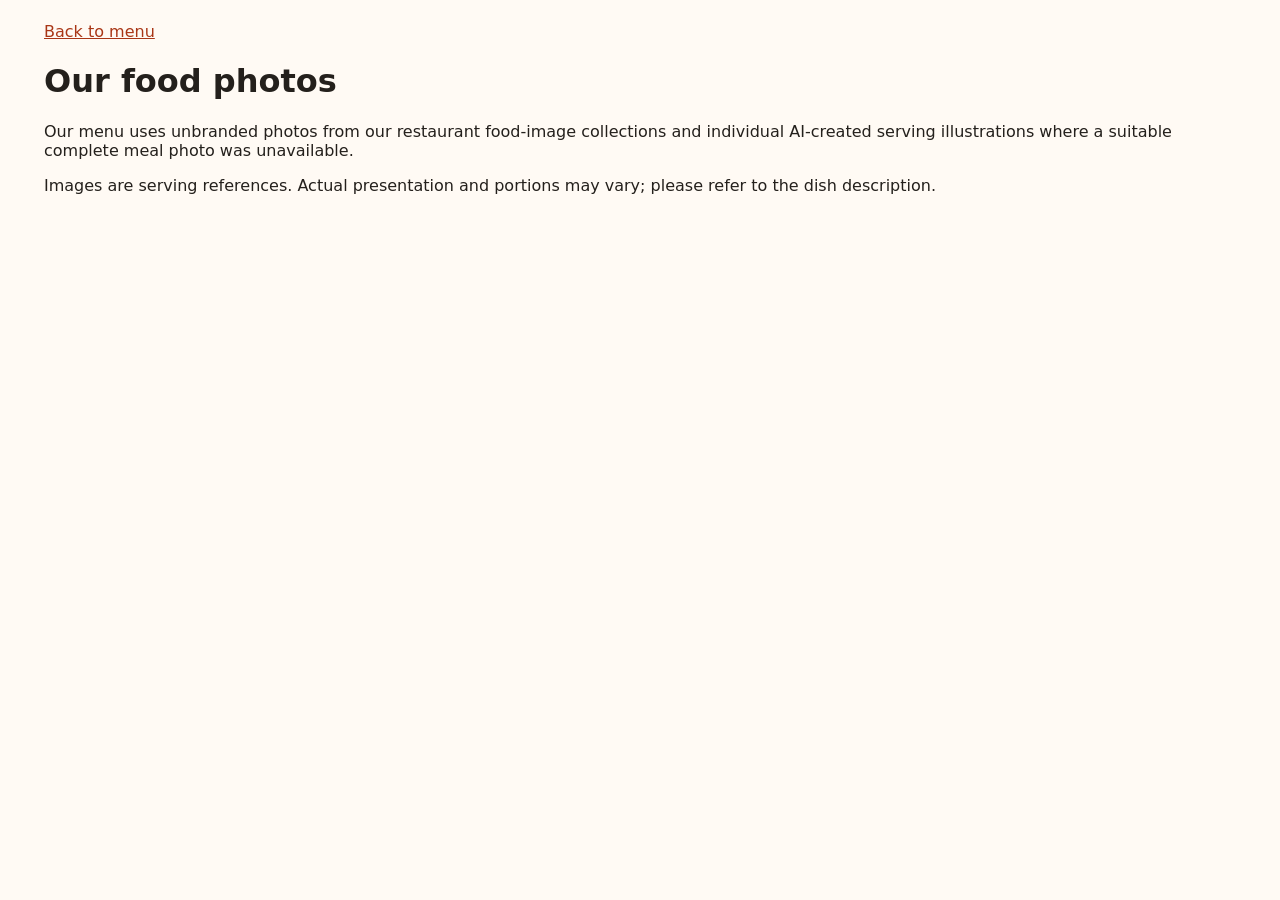
<file: photo-credits.html>
<!doctype html><html lang="en"><head><meta charset="utf-8"><meta name="viewport" content="width=device-width,initial-scale=1"><title>Food photo information</title><link rel="stylesheet" href="style.css"></head><body><main class="shell"><a href="index.html">Back to menu</a><h1>Our food photos</h1><p>Our menu uses unbranded photos from our restaurant food-image collections and individual AI-created serving illustrations where a suitable complete meal photo was unavailable.</p><p>Images are serving references. Actual presentation and portions may vary; please refer to the dish description.</p></main></body></html>
</file>
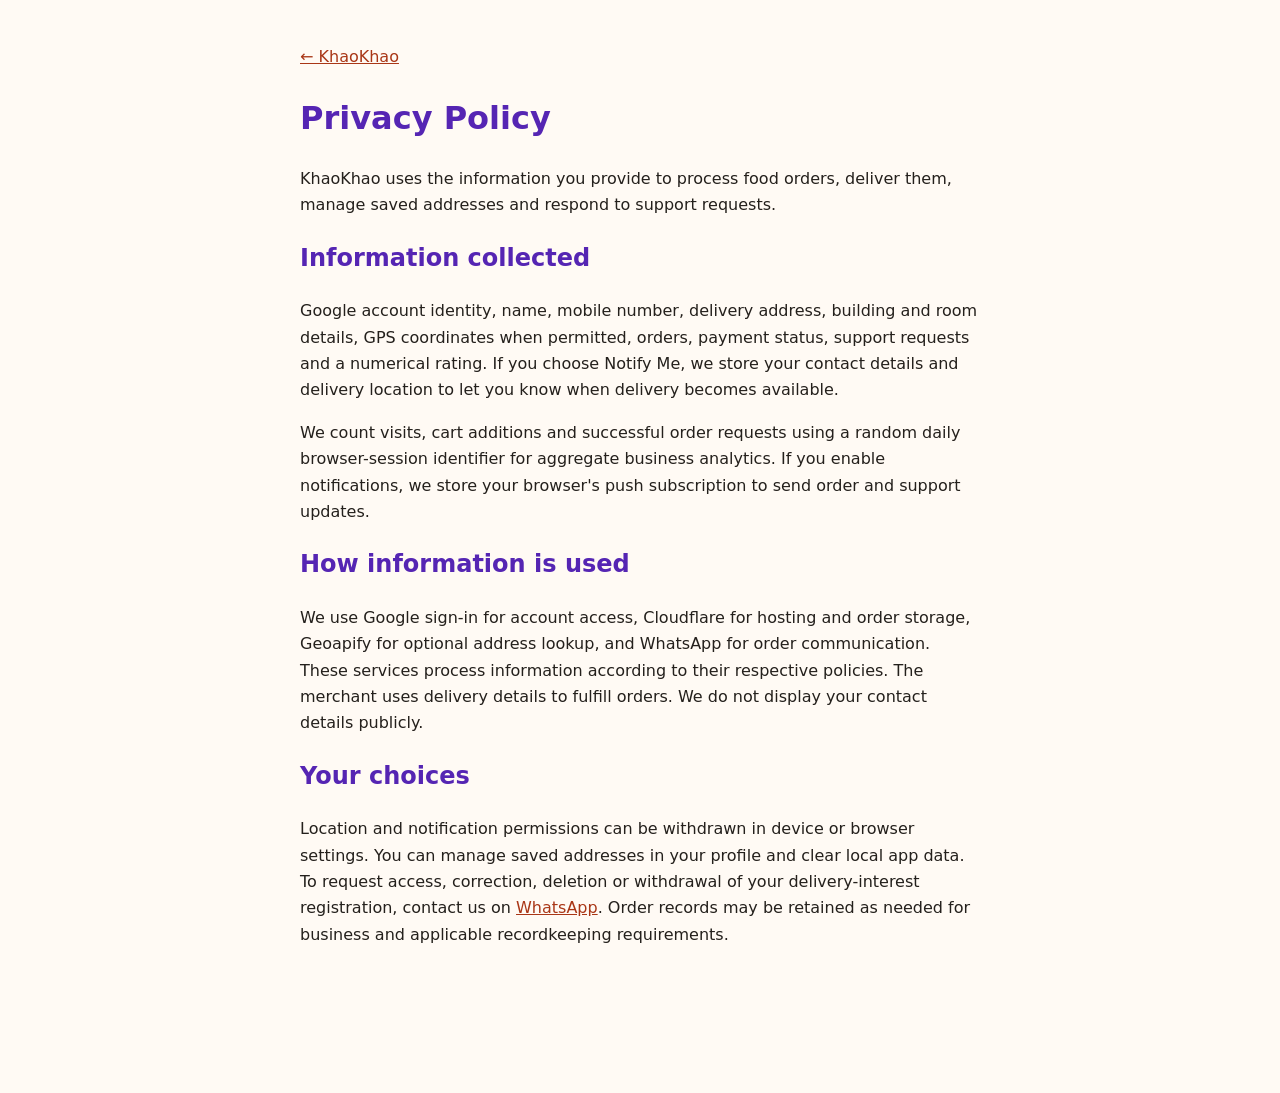
<file: privacy.html>
<!doctype html><html lang="en"><head><meta charset="utf-8"><meta name="viewport" content="width=device-width,initial-scale=1"><title>Privacy Policy | KhaoKhao</title><link rel="stylesheet" href="style.css"><style>main{max-width:720px;margin:24px auto;padding:20px;line-height:1.65}h1,h2{color:#5525b3}</style></head><body><main><a href="/">← KhaoKhao</a><h1>Privacy Policy</h1><p>KhaoKhao uses the information you provide to process food orders, deliver them, manage saved addresses and respond to support requests.</p><h2>Information collected</h2><p>Google account identity, name, mobile number, delivery address, building and room details, GPS coordinates when permitted, orders, payment status, support requests and a numerical rating. If you choose Notify Me, we store your contact details and delivery location to let you know when delivery becomes available.</p><p>We count visits, cart additions and successful order requests using a random daily browser-session identifier for aggregate business analytics. If you enable notifications, we store your browser's push subscription to send order and support updates.</p><h2>How information is used</h2><p>We use Google sign-in for account access, Cloudflare for hosting and order storage, Geoapify for optional address lookup, and WhatsApp for order communication. These services process information according to their respective policies. The merchant uses delivery details to fulfill orders. We do not display your contact details publicly.</p><h2>Your choices</h2><p>Location and notification permissions can be withdrawn in device or browser settings. You can manage saved addresses in your profile and clear local app data. To request access, correction, deletion or withdrawal of your delivery-interest registration, contact us on <a href="https://wa.me/919972521182">WhatsApp</a>. Order records may be retained as needed for business and applicable recordkeeping requirements.</p></main></body></html>
</file>
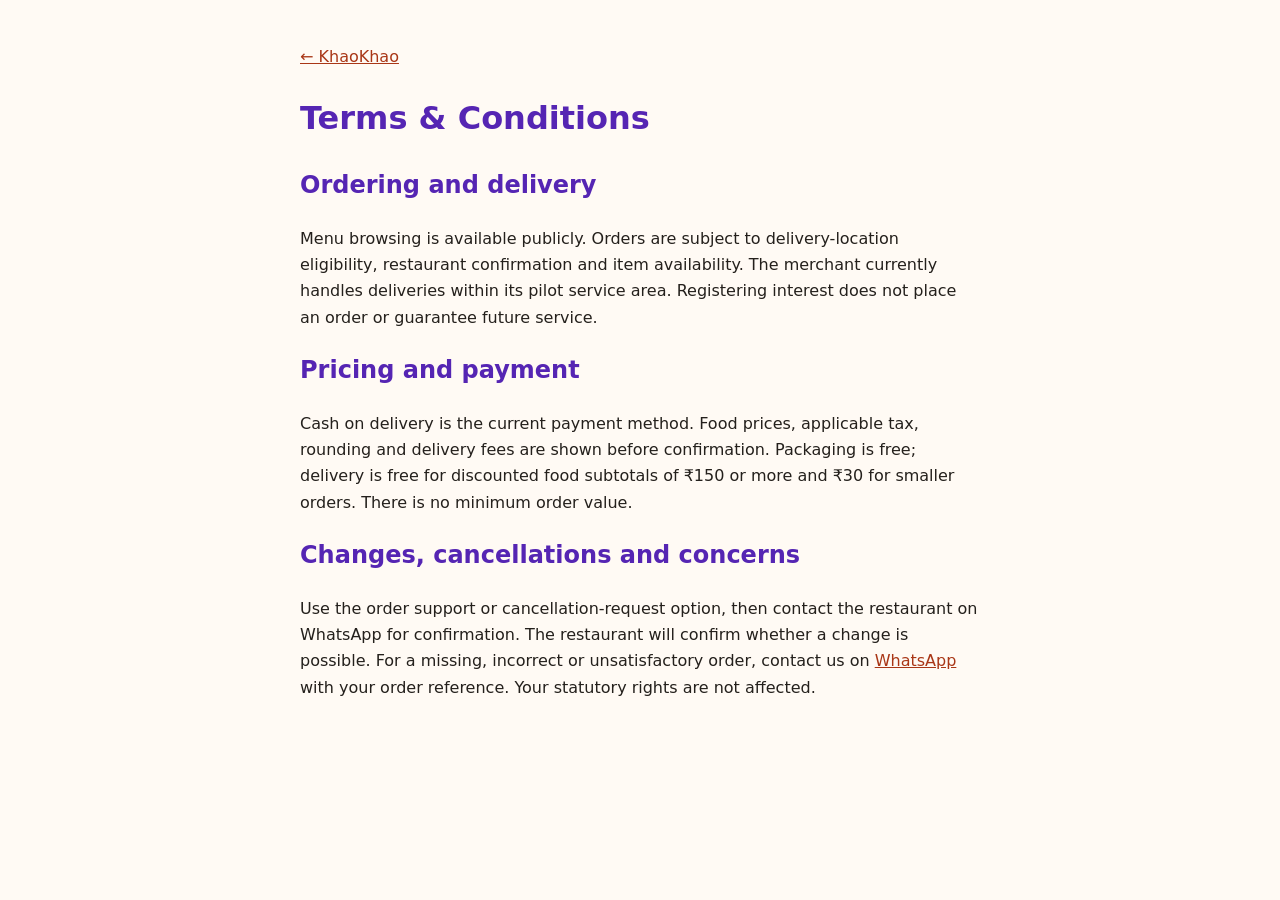
<file: terms.html>
<!doctype html><html lang="en"><head><meta charset="utf-8"><meta name="viewport" content="width=device-width,initial-scale=1"><title>Terms &amp; Conditions | KhaoKhao</title><link rel="stylesheet" href="style.css"><style>main{max-width:720px;margin:24px auto;padding:20px;line-height:1.65}h1,h2{color:#5525b3}</style></head><body><main><a href="/">← KhaoKhao</a><h1>Terms &amp; Conditions</h1><h2>Ordering and delivery</h2><p>Menu browsing is available publicly. Orders are subject to delivery-location eligibility, restaurant confirmation and item availability. The merchant currently handles deliveries within its pilot service area. Registering interest does not place an order or guarantee future service.</p><h2>Pricing and payment</h2><p>Cash on delivery is the current payment method. Food prices, applicable tax, rounding and delivery fees are shown before confirmation. Packaging is free; delivery is free for discounted food subtotals of ₹150 or more and ₹30 for smaller orders. There is no minimum order value.</p><h2>Changes, cancellations and concerns</h2><p>Use the order support or cancellation-request option, then contact the restaurant on WhatsApp for confirmation. The restaurant will confirm whether a change is possible. For a missing, incorrect or unsatisfactory order, contact us on <a href="https://wa.me/919972521182">WhatsApp</a> with your order reference. Your statutory rights are not affected.</p></main></body></html>
</file>
<file: style.css>
:root{--paper:#fffaf4;--ink:#24201c;--muted:#72665e;--accent:#c34c25;--accent-dark:#a93616;--border:#e7ddd3;--green:#137742;--white:#fff;--shadow:0 12px 32px #34201612}*{box-sizing:border-box}html{scroll-behavior:smooth;scroll-padding-top:95px}body{margin:0;background:var(--paper);color:var(--ink);font-family:system-ui,-apple-system,BlinkMacSystemFont,"Segoe UI",sans-serif;font-size:16px;padding-bottom:85px}button,input,textarea{font:inherit}button,a{-webkit-tap-highlight-color:transparent}button{cursor:pointer}button:focus-visible,a:focus-visible,input:focus-visible,textarea:focus-visible{outline:3px solid #f0a788;outline-offset:2px}a{color:var(--accent-dark)}button:disabled{opacity:.45;cursor:not-allowed}[hidden]{display:none!important}.top{background:#fff;position:sticky;top:0;z-index:5;border-bottom:1px solid var(--border)}.top-inner{max-width:1240px;margin:auto;height:78px;display:flex;align-items:center;gap:24px;padding:0 24px}.logo{color:var(--ink);display:flex;align-items:center;gap:12px;text-decoration:none;flex:1}.mark{background:#23201b;color:white;font-size:32px;font-weight:900;display:grid;place-items:center;letter-spacing:-3px;width:47px;height:47px;border-radius:14px;padding-right:3px}.mark span{display:contents;color:#ffad38}.logo small{font-size:10px;color:var(--accent-dark);font-weight:800;letter-spacing:1.5px;display:block}.logo b{font-size:22px;font-weight:850;letter-spacing:-1px;line-height:1.08;display:block}.loc{border:0;background:none;color:var(--ink);font-weight:650;text-align:left;font-size:14px}.loc small{display:block;color:var(--muted);font-weight:500;font-size:12px}.bag{background:var(--accent);border:0;color:white;border-radius:10px;padding:11px 15px;font-weight:800;white-space:nowrap}.bag span{background:#fff3;color:white;padding:2px 6px;border-radius:10px;margin-left:3px}.shell{max-width:1240px;margin:auto;padding:22px 24px}.hero{position:relative;isolation:isolate;min-height:340px;overflow:hidden;background:#272019;border-radius:24px;display:flex;align-items:center;color:white;box-shadow:var(--shadow)}.hero-photo{position:absolute;right:0;top:0;width:62%;height:100%;object-fit:cover;mask-image:linear-gradient(90deg,transparent 0%,black 36%);z-index:-1}.hero-content{padding:44px;max-width:58%;position:relative}.eyebrow{display:inline-block;padding:7px 12px;border-radius:25px;background:#ffbd59;color:#321f08;font-size:12px;font-weight:850;letter-spacing:1.3px}.hero h1{margin:15px 0 10px;font-size:clamp(36px,5.2vw,70px);line-height:.99;letter-spacing:-2.8px;font-weight:900}.hero h1 em{font-style:normal;color:#ffb04b}.hero p{font-size:17px;line-height:1.5;color:#f0e1d3;max-width:440px;margin:12px 0 24px}.hero-button{display:inline-block;text-decoration:none;color:#fff;background:var(--accent);border-radius:10px;font-weight:750;padding:13px 20px}.hero-stamp{position:absolute;right:25px;bottom:24px;background:#f9c15e;color:#432909;font-weight:900;font-size:17px;text-align:center;padding:14px 20px;border-radius:16px;transform:rotate(-5deg);line-height:1.15}.hero-stamp strong{font-size:21px}.hero-stamp small{display:block;font-size:11px;font-weight:600;margin-top:4px}.benefits{display:flex;flex-wrap:wrap;gap:12px;margin:18px 0 34px;padding:14px 16px;border:1px solid var(--border);border-radius:14px;background:#fff;color:var(--green);justify-content:space-around;font-weight:700}.benefits span{color:var(--ink);font-size:14px}.menu-heading{display:flex;align-items:end;justify-content:space-between;gap:12px}.section-kicker{text-transform:uppercase;letter-spacing:1.8px;color:var(--accent-dark);font-size:11px;font-weight:800}.menu-heading h2{font-size:clamp(27px,4.1vw,38px);letter-spacing:-1.3px;line-height:1.1;margin:6px 0 16px}.count{font-size:13px;color:var(--muted);white-space:nowrap;margin-bottom:17px}.category-wrap{display:flex;gap:10px;overflow-x:auto;padding:0 0 12px;scrollbar-width:thin}.category{flex:none;border:1px solid var(--border);background:white;border-radius:15px;padding:9px 11px;display:flex;align-items:center;gap:8px;text-align:left;color:var(--ink);font-size:13px;font-weight:750;min-height:45px;white-space:nowrap}.category img{width:40px;height:40px;object-fit:cover;border-radius:9px}.category.active{border-color:var(--accent);background:#fff0e6;color:var(--accent-dark)}.toolbar{display:flex;gap:12px;justify-content:space-between;align-items:center;margin:10px 0 22px}.search{flex:1;max-width:520px;background:white;border:1px solid var(--border);border-radius:12px;display:flex;align-items:center;gap:10px;padding:0 14px;min-height:46px}.search span{font-size:25px;color:var(--muted)}.search input{border:0;outline:none;width:100%;background:transparent;color:var(--ink);min-height:44px}.diet{display:flex;gap:6px}.diet button{background:#fff;border:1px solid var(--border);padding:9px 12px;border-radius:22px;color:var(--ink);font-size:14px;white-space:nowrap}.diet button.active{background:var(--ink);color:white;border-color:var(--ink)}.menu-section{margin:25px 0 30px}.menu-section h3{font-size:22px;letter-spacing:-.55px;margin:0 0 14px;display:flex;align-items:center;gap:10px}.menu-section h3 span{font-size:12px;color:var(--muted);font-weight:400}.item-grid{display:grid;grid-template-columns:repeat(3,minmax(0,1fr));gap:14px}.item{min-width:0;background:white;border:1px solid var(--border);border-radius:17px;padding:13px;display:flex;gap:12px;align-items:center}.item-info{flex:1;min-width:0}.tag{display:inline-flex;align-items:center;gap:4px;font-size:11px;font-weight:800;letter-spacing:.3px;color:var(--green)}.tag.nonveg{color:#a52824}.dot{width:13px;height:13px;border:1px solid currentColor;display:grid;place-items:center;border-radius:3px}.dot:after{content:"";width:6px;height:6px;border-radius:50%;background:currentColor}.item h4{margin:5px 0;font-size:15px;line-height:1.28;font-weight:780}.item p{margin:5px 0 8px;font-size:12px;color:var(--muted);line-height:1.4}.price-line{display:flex;align-items:baseline;gap:7px;flex-wrap:wrap}.price-line del{color:#82766e;font-size:13px}.price-line strong{font-size:18px;font-weight:850;color:var(--accent-dark)}.food{position:relative;width:106px;flex:none;padding-bottom:13px}.food img{width:106px;height:96px;object-fit:cover;border-radius:12px;background:#e9dfd2;display:block}.qty{position:absolute;bottom:0;left:5px;right:5px;background:white;box-shadow:0 3px 9px #4232222b;border:1px solid #e8c6b9;border-radius:9px;display:flex;justify-content:center;align-items:center;min-height:33px;color:var(--accent-dark);font-weight:850;font-size:13px}.qty button{border:0;background:none;color:inherit;flex:1;font-weight:900;min-height:33px}.qty span{min-width:20px;text-align:center}.empty{text-align:center;color:var(--muted);padding:35px}.bottom-cart{position:fixed;left:0;right:0;bottom:0;z-index:7;padding:10px 16px max(10px,env(safe-area-inset-bottom));background:#fffaf4db;backdrop-filter:blur(10px)}.bottom-cart button{display:flex;justify-content:space-between;align-items:center;background:var(--accent);border:0;color:white;padding:14px 19px;border-radius:14px;width:100%;max-width:550px;margin:auto;box-shadow:0 8px 25px #a3422240;text-align:left}.bottom-cart strong{display:block;font-size:16px}.bottom-cart small{display:block;color:white;font-size:13px}.drawer{border:0;border-radius:20px;width:min(520px,calc(100% - 24px));max-height:90dvh;overflow:auto;padding:24px;background:white;color:var(--ink);box-shadow:0 25px 90px #0004}.drawer::backdrop{background:#1f160da0;backdrop-filter:blur(2px)}.drawer-header{display:flex;align-items:center;justify-content:space-between;gap:10px;margin-bottom:20px}.drawer-header small{font-size:11px;letter-spacing:1.5px;color:var(--accent);font-weight:750}.drawer-header h2{font-size:25px;margin:3px 0;letter-spacing:-.7px}.close{border:0;background:#f3ebe4;border-radius:50%;font-size:24px;line-height:1;width:40px;height:40px;color:var(--ink)}.cart-row{display:flex;align-items:center;gap:12px;border-bottom:1px solid var(--border);padding:14px 0}.cart-row div:first-child{flex:1}.cart-row strong{font-size:14px}.cart-row small{display:block;color:var(--muted);font-size:12px;margin-top:3px}.cart-stepper{display:flex;align-items:center;gap:8px;border:1px solid var(--border);border-radius:9px}.cart-stepper button{border:0;background:none;color:var(--accent);font-weight:900;padding:7px 9px}.receipt{background:#fff6ed;border-radius:12px;padding:13px 15px;margin:18px 0}.receipt div{display:flex;justify-content:space-between;gap:10px;margin:7px 0}.receipt .total{border-top:1px solid var(--border);padding-top:12px;font-size:20px;font-weight:800}.green{color:var(--green)}.primary{display:block;background:var(--accent);border:0;text-align:center;color:white;font-weight:800;text-decoration:none;padding:14px 18px;border-radius:11px;margin-top:10px}.primary:hover{background:var(--accent-dark)}.full{width:100%}.text-btn{background:none;color:var(--accent-dark);border:0;font-weight:700;padding:10px}.drawer form label{display:block;margin-bottom:13px;font-size:14px;font-weight:650}.drawer input:not([type=checkbox]),.drawer textarea{border:1px solid #d9cfc6;border-radius:9px;padding:12px;width:100%;display:block;margin-top:6px;font-size:16px;color:var(--ink);background:white}.drawer form .check{display:flex;align-items:flex-start;gap:9px;font-size:13px;line-height:1.45}.check input{width:18px;height:18px;flex:none;accent-color:var(--accent)}.fine{font-size:13px;line-height:1.55;color:var(--muted)}.pay-summary{background:#fff4e8;border-radius:15px;padding:20px;text-align:center;display:flex;flex-direction:column;gap:5px}.pay-summary strong{font-size:36px;color:var(--accent-dark);letter-spacing:-1px}.pay-summary small{font-size:12px;color:var(--muted)}.merchant{display:grid;gap:4px;text-align:center;margin:18px 0;font-size:13px;overflow-wrap:anywhere}.merchant b{font-size:14px}.whatsapp{background:#177c46}.whatsapp:hover{background:#106137}#qrWrap{text-align:center}#qrWrap img{max-width:min(100%,280px);max-height:330px;object-fit:contain}footer{text-align:center;border-top:1px solid var(--border);margin:45px 0 0;padding:26px 10px;color:var(--muted);font-size:13px}footer b{color:var(--ink);font-size:21px}footer p{margin:9px 0;line-height:1.4}
@media(max-width:1000px){.item-grid{grid-template-columns:repeat(2,minmax(0,1fr))}}@media(max-width:620px){body{padding-bottom:75px}.top-inner{height:65px;padding:0 13px;gap:9px}.mark{width:39px;height:39px;border-radius:11px;font-size:25px}.logo{gap:7px}.logo small{font-size:8px;letter-spacing:.6px}.logo b{font-size:17px;letter-spacing:-.5px}.loc{font-size:11px;padding:0}.loc small{display:none}.bag{padding:8px 9px;font-size:12px}.shell{padding:12px 13px}.hero{min-height:235px;border-radius:17px}.hero-content{padding:19px;max-width:69%}.hero h1{font-size:34px;letter-spacing:-1.2px;margin:12px 0 8px}.hero p{font-size:13px;line-height:1.45;margin:9px 0 16px}.eyebrow{font-size:10px;letter-spacing:.6px;padding:6px 9px}.hero-button{font-size:13px;padding:10px 13px}.hero-photo{width:67%;mask-image:linear-gradient(90deg,transparent,black 45%)}.hero-stamp{display:none}.benefits{padding:10px 8px;margin:12px 0 22px;gap:7px;font-size:12px}.benefits span{font-size:11px}.menu-heading h2{font-size:26px;letter-spacing:-.9px}.count{display:none}.category{padding:7px 9px;font-size:12px}.category img{width:31px;height:31px}.toolbar{flex-wrap:wrap;gap:9px;margin:6px 0 12px}.search{max-width:none;flex-basis:100%}.diet button{font-size:13px;min-height:40px}.item-grid{grid-template-columns:1fr;gap:9px}.item{padding:13px;gap:11px}.food{width:120px}.food img{width:120px;height:100px}.item h4{font-size:16px}.item p{font-size:13px}.menu-section{margin:20px 0 26px}.menu-section h3{font-size:20px}.drawer{padding:18px;border-radius:18px;margin:auto;width:calc(100% - 20px)}.drawer-header h2{font-size:23px}.bottom-cart{padding-left:13px;padding-right:13px}.qty{min-height:40px}.qty button{min-height:40px}.close{min-width:44px;min-height:44px}.cart-stepper button{min-width:38px;min-height:40px}}@media(max-width:350px){.loc{display:none}.benefits{justify-content:flex-start}.food,.food img{width:100px}.item h4{font-size:14px}.hero-content{max-width:78%}}
</file>
